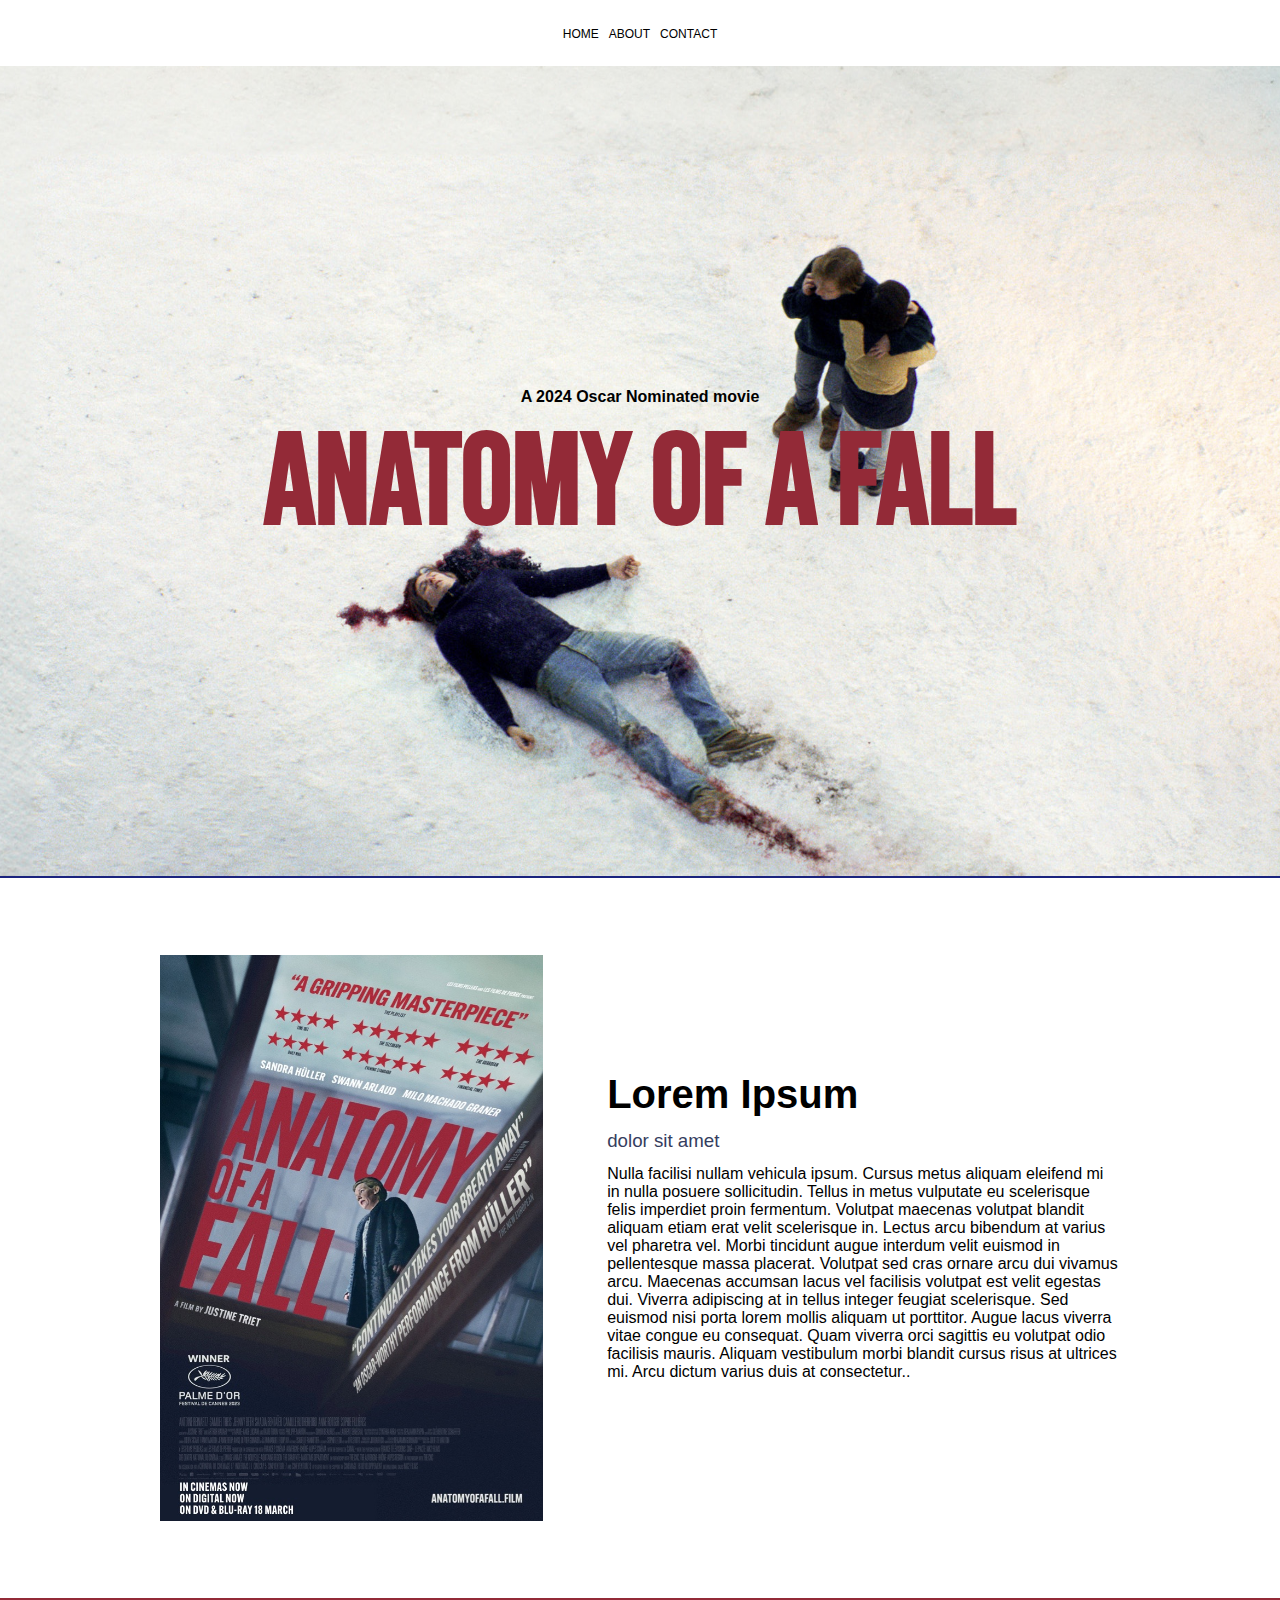
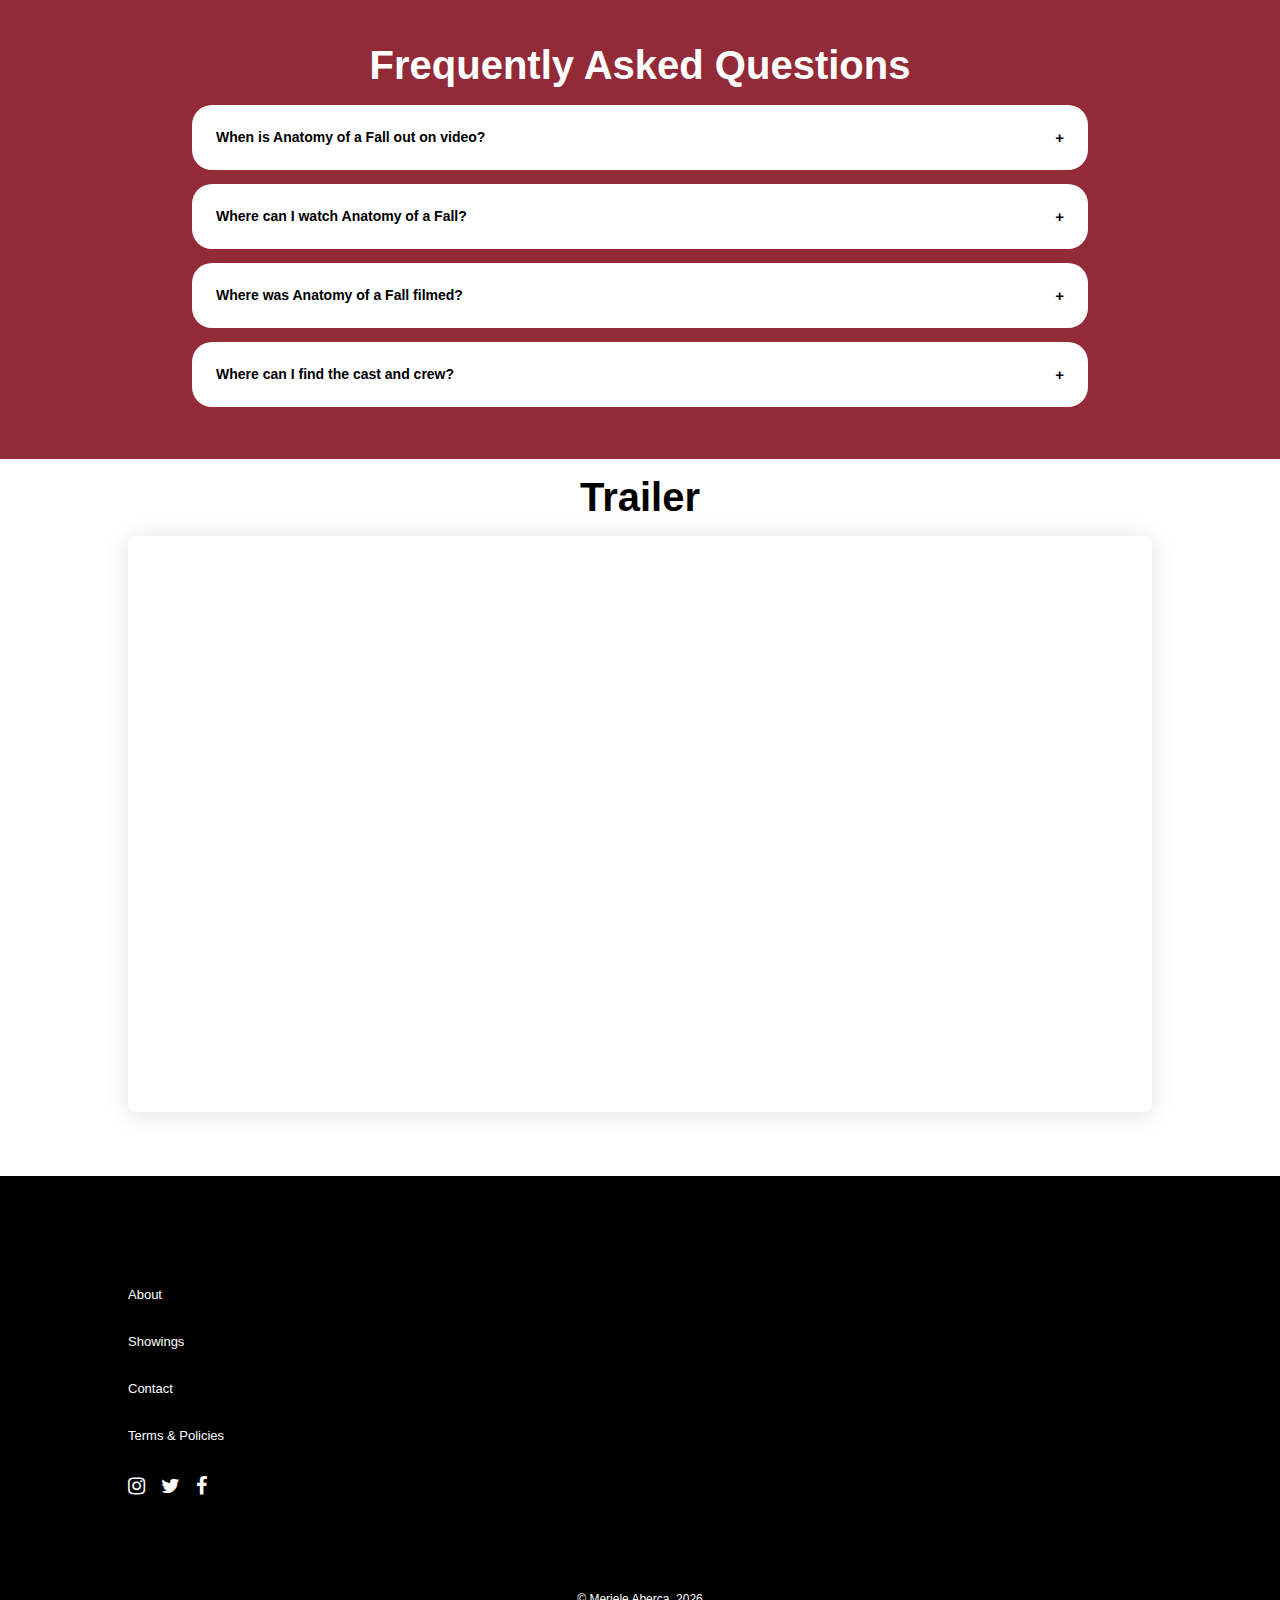
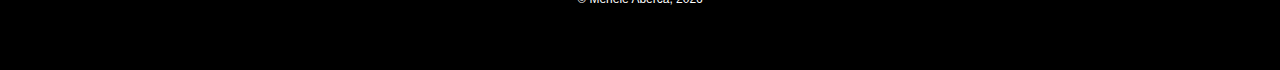
<file: index.html>
<!DOCTYPE html>
<html lang="en">
    <head>
        <meta charset="UTF-8">
        <meta name="viewport" content="width=device-width, initial-scale=1.0">
        <meta name="description" content="meriele's portfolio assignment">
        <link rel="stylesheet" type="text/css" href="./styles/global.css">
        <link rel="stylesheet" type="text/css" href="./styles/styling.css">
        <link rel="stylesheet" type="text/css" href="./styles/fonts.css">
        <link rel="stylesheet" type="text/css" href="./styles/responsive.css">
        <script async src="./js/java.js"></script>
        <link rel="preconnect" href="https://fonts.googleapis.com">
        <link rel="preconnect" href="https://fonts.gstatic.com" crossorigin>
        <link href="https://fonts.googleapis.com/css2?family=Bebas+Neue&family=Roboto:wght@400;700;900&display=swap" rel="stylesheet">
        <link rel="stylesheet" href="https://cdnjs.cloudflare.com/ajax/libs/font-awesome/4.7.0/css/font-awesome.min.css">
        <title>anatomy of a fall</title>
    </head>
    <body>
        <header id="header">

            <div>
                <nav>
                  <a href="./index.html">home</a>
                  <a href="./about.html">about</a>
                  <a href="./contact.html">Contact</a>
                </nav>
            </div>
        </header>
        <!-- hero section -->
        <section class="hero-box">
            <div class="hero-banner">
                <img src="./assets/anatomy of a fall hero copy.jpg" alt="a man laying on the ground with two people standing over him.">
            </div>
            <div class="hero-txt">
                <p class="herop">A 2024 Oscar Nominated movie</p>
                <h1>ANATOMY OF A FALL</h1>
            </div>
        </section>
        <!-- content section -->
        <section class="content-box">
            <img class="contentimg" src="./assets/anatomy-of-a-fall.jpg" alt="person working on their computer and writing on a notebook.">
            <div class="content-txt">
                <h2>Lorem Ipsum</h2>
                <h3>dolor sit amet</h3>
                <p>Nulla facilisi nullam vehicula ipsum. Cursus metus aliquam eleifend mi in nulla posuere sollicitudin. Tellus in metus vulputate eu scelerisque felis imperdiet proin fermentum. Volutpat maecenas volutpat blandit aliquam etiam erat velit scelerisque in. Lectus arcu bibendum at varius vel pharetra vel. Morbi tincidunt augue interdum velit euismod in pellentesque massa placerat.
                  Volutpat sed cras ornare arcu dui vivamus arcu. Maecenas accumsan lacus vel facilisis volutpat est velit egestas dui. Viverra adipiscing at in tellus integer feugiat scelerisque. Sed euismod nisi porta lorem mollis aliquam ut porttitor. Augue lacus viverra vitae congue eu consequat. Quam viverra orci sagittis eu volutpat odio facilisis mauris. Aliquam vestibulum morbi blandit cursus risus at ultrices mi. Arcu dictum varius duis at consectetur..</p>
            </div>
        </section>
        <!-- accordion section -->
        <section class="accordion-container">
            <h2>Frequently Asked Questions</h2>
            <button class="accordion">When is Anatomy of a Fall out on video?</button>
            <div class="panel">
                <p>Volutpat sed cras ornare arcu dui vivamus arcu. Maecenas accumsan lacus vel facilisis volutpat est velit egestas dui.</p>
            </div>
            <button class="accordion">Where can I watch Anatomy of a Fall?</button>
            <div class="panel">
              <p>Aliquam vestibulum morbi blandit cursus risus at ultrices mi.</p>
            </div>
            <button class="accordion">Where was Anatomy of a Fall filmed?</button>
            <div class="panel">
              <p>Sed in metus vulputate eu scelerisque felis imperdiet proin fermentum.</p>
            </div>
            <button class="accordion">Where can I find the cast and crew?</button>
            <div class="panel">
              <p>Ut faucibus pulvinar elementum integer. At elementum eu facilisis sed. Proin fermentum leo vel orci porta non pulvinar neque. Augue lacus viverra vitae congue eu consequat. Senectus et netus et malesuada fames ac turpis egestas maecenas.</p>
          </section>
        <!-- card section -->
        <section id="card-box">
            <h2>Trailer</h2>
            <ul class="card-container">
                <li class="card">
                  <iframe width="560" height="600" src="https://www.youtube.com/embed/fTrsp5BMloA?si=tlR-1LGDE4has2ZZ" title="YouTube video player" frameborder="0" allow="accelerometer; clipboard-write; encrypted-media; gyroscope; picture-in-picture; web-share" referrerpolicy="strict-origin-when-cross-origin" allowfullscreen></iframe>
                </li>
              </ul>
        </section>
        <!-- footer section -->
        <section class="footer-box">
            <div class="footer">
                <div class="links">
                    <a href="/">About</a>
                    <a href="/">Showings</a>
                    <a href="/">Contact</a>
                    <a href="/">Terms & Policies</a>
                    <div class="icons"><a href="https://www.instagram.com/picentfilms/"><i class="fa fa-instagram"></i></a> <a href="https://twitter.com/PicEntFilms"><i class="fa fa-twitter"></i> <a href="https://www.facebook.com/AnatomyOfAFallFilm"><i class="fa fa-facebook"></i></a></a></div>
                </div>
                <div class="map"><iframe src="https://www.google.com/maps/embed?pb=!1m18!1m12!1m3!1d40118.46615160017!2d-114.16475735136717!3d51.06408940000001!2m3!1f0!2f0!3f0!3m2!1i1024!2i768!4f13.1!3m3!1m2!1s0x53716f9268a69e81%3A0xb1db5e68bd61e28!2sSouthern%20Alberta%20Institute%20of%20Technology!5e0!3m2!1sen!2sca!4v1710958911814!5m2!1sen!2sca" width="600" height="450" style="border:0;" allowfullscreen="" loading="lazy" referrerpolicy="no-referrer-when-downgrade"></iframe></div>
            </div>
            <div id="footyr">
                &copy; Meriele Aberca, <span id="yr"></span>
            </div>
        </section>
    </body>
</html>
</file>
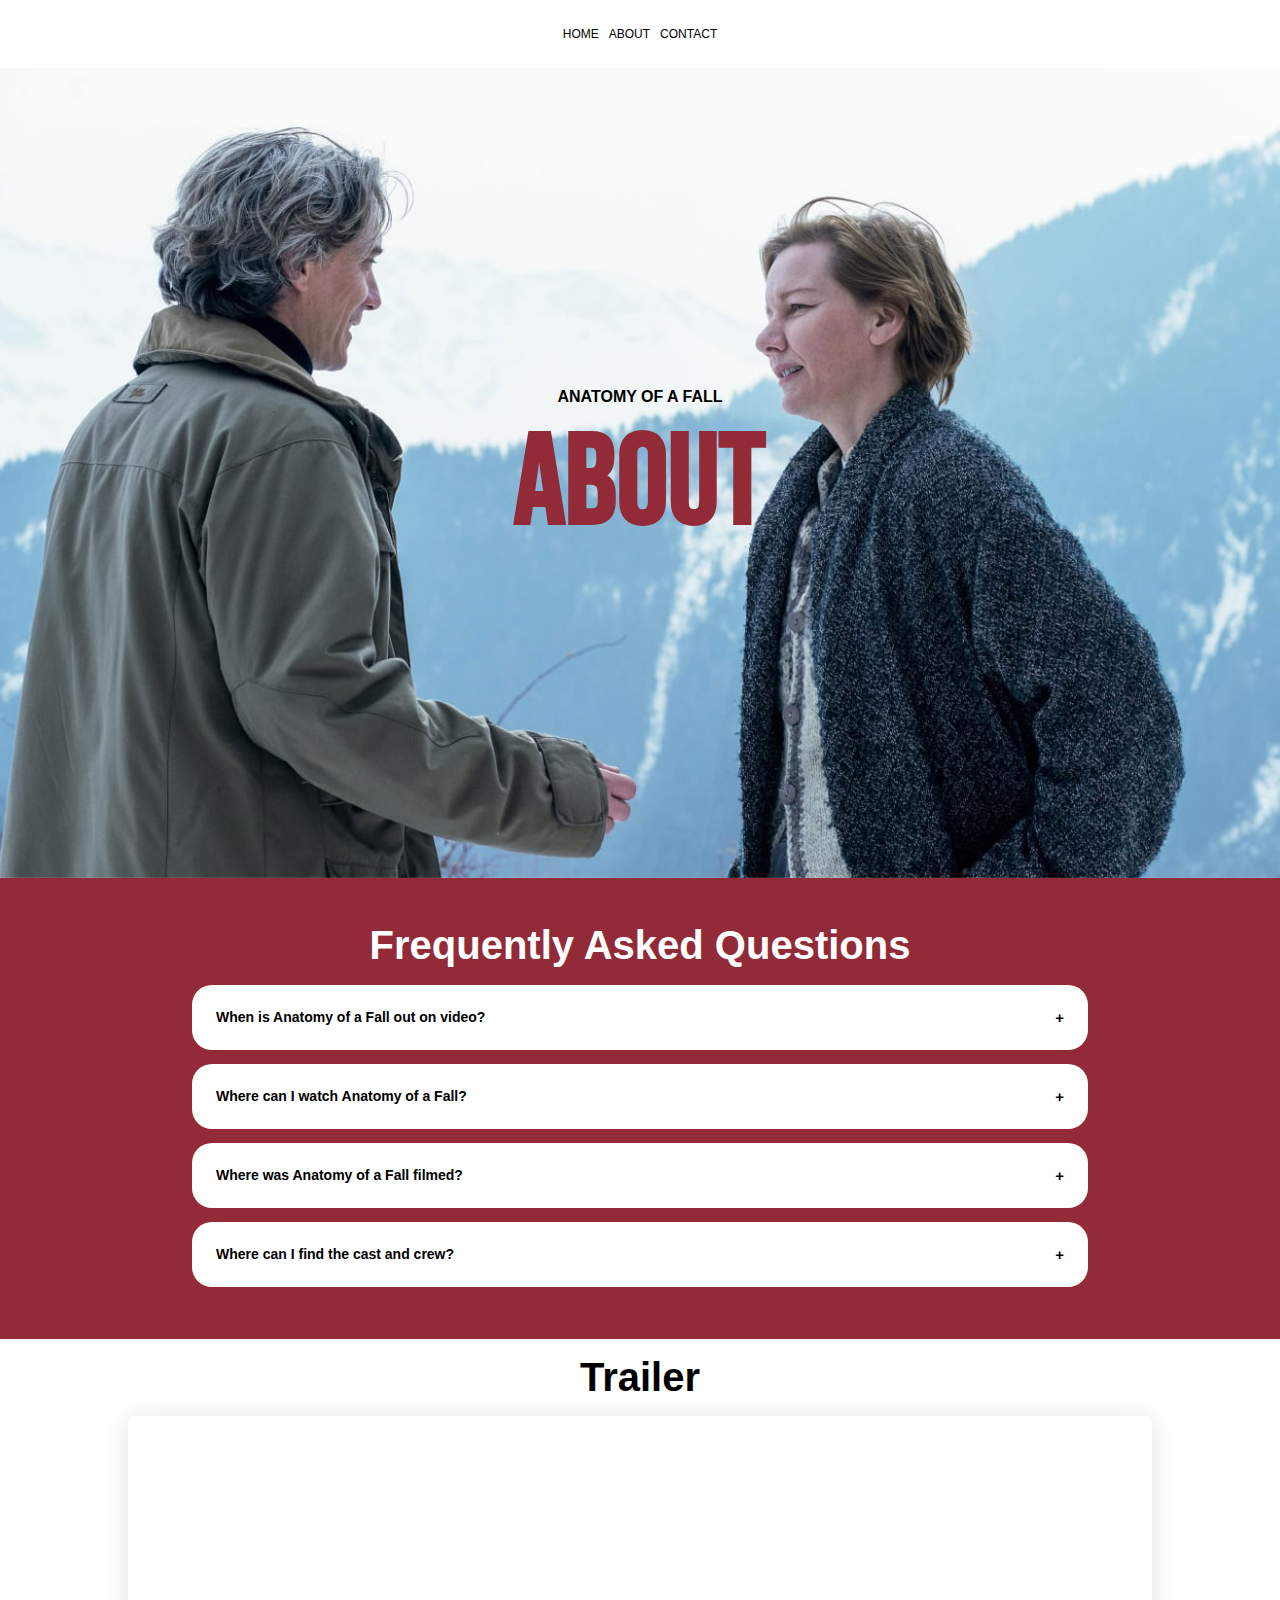
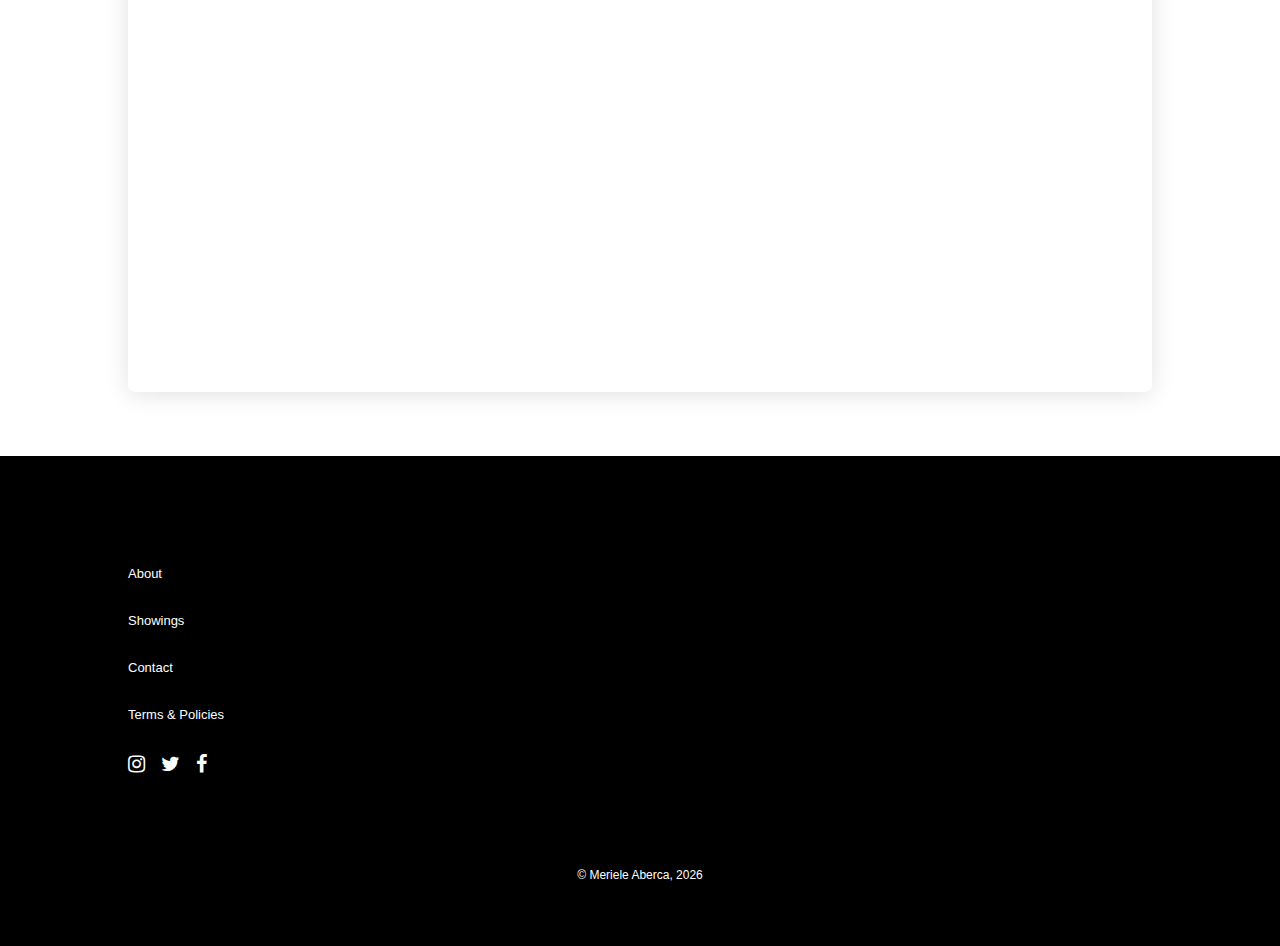
<file: about.html>
<html lang="en">
    <head>
        <meta charset="UTF-8">
        <meta name="viewport" content="width=device-width, initial-scale=1.0">
        <meta name="description" content="meriele's portfolio assignment">
        <link rel="stylesheet" type="text/css" href="./styles/global.css">
        <link rel="stylesheet" type="text/css" href="./styles/styling.css">
        <link rel="stylesheet" type="text/css" href="./styles/fonts.css">
        <link rel="stylesheet" type="text/css" href="./styles/responsive.css">
        <script async src="./js/java.js"></script>
        <link rel="preconnect" href="https://fonts.googleapis.com">
        <link rel="preconnect" href="https://fonts.gstatic.com" crossorigin>
        <link href="https://fonts.googleapis.com/css2?family=Bebas+Neue&family=Roboto:wght@400;700;900&display=swap" rel="stylesheet">
        <link rel="stylesheet" href="https://cdnjs.cloudflare.com/ajax/libs/font-awesome/4.7.0/css/font-awesome.min.css">
        <title>about</title>
    </head>
    <body>
        <header id="header">

            <div>
                <nav>
                    <a href="./index.html">home</a>
                    <a href="./about.html">about</a>
                    <a href="./contact.html">Contact</a>
                </nav>
            </div>
        </header>
        <!-- hero section -->
        <section class="hero-box">
            <div class="hero-banner">
                <img src="./assets/aboutherobanner.jpeg" alt="a man and a woman facing each other talking.">
            </div>
            <div class="hero-txt">
                <p class="herop">ANATOMY OF A FALL</p>
                <h1>ABOUT</h1>
            </div>
        </section>
        <!-- accordion section -->
        <section class="accordion-container">
            <h2>Frequently Asked Questions</h2>
            <button class="accordion">When is Anatomy of a Fall out on video?</button>
            <div class="panel">
                <p>Volutpat sed cras ornare arcu dui vivamus arcu. Maecenas accumsan lacus vel facilisis volutpat est velit egestas dui.</p>
            </div>
            <button class="accordion">Where can I watch Anatomy of a Fall?</button>
            <div class="panel">
              <p>Aliquam vestibulum morbi blandit cursus risus at ultrices mi.</p>
            </div>
            <button class="accordion">Where was Anatomy of a Fall filmed?</button>
            <div class="panel">
              <p>Sed in metus vulputate eu scelerisque felis imperdiet proin fermentum.</p>
            </div>
            <button class="accordion">Where can I find the cast and crew?</button>
            <div class="panel">
              <p>Ut faucibus pulvinar elementum integer. At elementum eu facilisis sed. Proin fermentum leo vel orci porta non pulvinar neque. Augue lacus viverra vitae congue eu consequat. Senectus et netus et malesuada fames ac turpis egestas maecenas.</p>
          </section>
        <!-- card section -->
        <section id="card-box">
            <h2>Trailer</h2>
            <ul class="card-container">
                <li class="card">
                  <iframe width="560" height="600" src="https://www.youtube.com/embed/fTrsp5BMloA?si=tlR-1LGDE4has2ZZ" title="YouTube video player" frameborder="0" allow="accelerometer; clipboard-write; encrypted-media; gyroscope; picture-in-picture; web-share" referrerpolicy="strict-origin-when-cross-origin" allowfullscreen></iframe>
                </li>
              </ul>
        </section>
        <!-- footer section -->
        <section class="footer-box">
            <div class="footer">
                <div class="links">
                    <a href="/">About</a>
                    <a href="/">Showings</a>
                    <a href="/">Contact</a>
                    <a href="/">Terms & Policies</a>
                    <div class="icons"><a href="https://www.instagram.com/picentfilms/"><i class="fa fa-instagram"></i></a> <a href="https://twitter.com/PicEntFilms"><i class="fa fa-twitter"></i> <a href="https://www.facebook.com/AnatomyOfAFallFilm"><i class="fa fa-facebook"></i></a></a></div>
                </div>
                <div class="map"><iframe src="https://www.google.com/maps/embed?pb=!1m18!1m12!1m3!1d40118.46615160017!2d-114.16475735136717!3d51.06408940000001!2m3!1f0!2f0!3f0!3m2!1i1024!2i768!4f13.1!3m3!1m2!1s0x53716f9268a69e81%3A0xb1db5e68bd61e28!2sSouthern%20Alberta%20Institute%20of%20Technology!5e0!3m2!1sen!2sca!4v1710958911814!5m2!1sen!2sca" width="600" height="450" style="border:0;" allowfullscreen="" loading="lazy" referrerpolicy="no-referrer-when-downgrade"></iframe></div>
            </div>
            <div id="footyr">
                &copy; Meriele Aberca, <span id="yr"></span>
            </div>
        </section>
    </body>
</html>
</file>
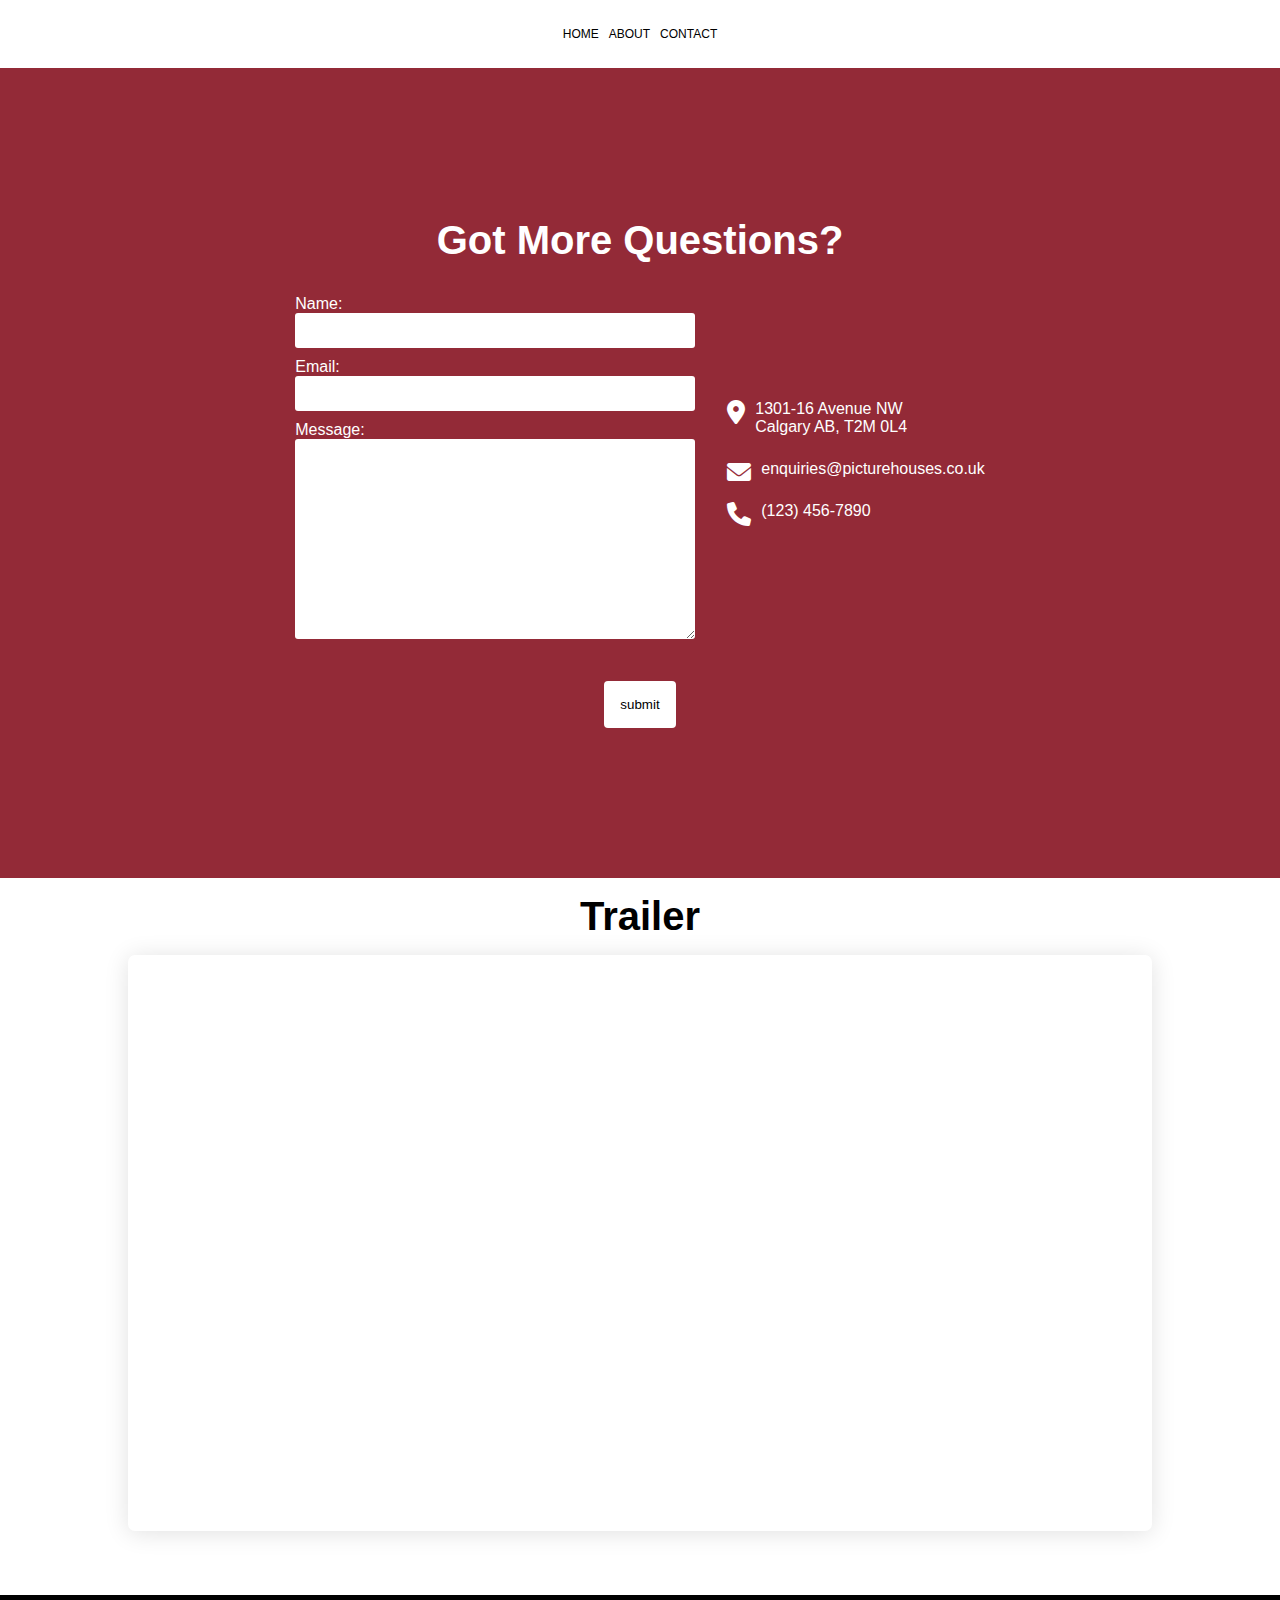
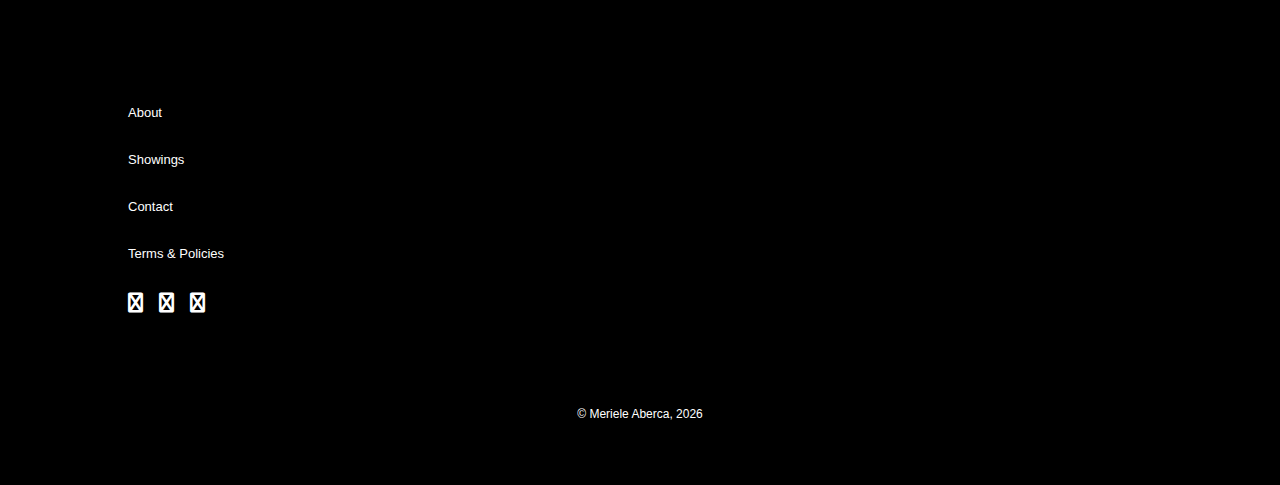
<file: contact.html>
<html lang="en">
    <head>
        <meta charset="UTF-8">
        <meta name="viewport" content="width=device-width, initial-scale=1.0">
        <meta name="description" content="anatomy of a fall">
        <link rel="stylesheet" type="text/css" href="./styles/global.css">
        <link rel="stylesheet" type="text/css" href="./styles/styling.css">
        <link rel="stylesheet" type="text/css" href="./styles/fonts.css">
        <link rel="stylesheet" type="text/css" href="./styles/responsive.css">
        <script async src="./js/java.js"></script>
        <link rel="preconnect" href="https://fonts.googleapis.com">
        <link rel="preconnect" href="https://fonts.gstatic.com" crossorigin>
        <link href="https://fonts.googleapis.com/css2?family=Bebas+Neue&family=Roboto:wght@400;700;900&display=swap" rel="stylesheet">
        <link rel="stylesheet" href="https://cdnjs.cloudflare.com/ajax/libs/font-awesome/4.7.0/css/font-awesome.min.css">
        <link rel="stylesheet" href="https://cdnjs.cloudflare.com/ajax/libs/font-awesome/6.0.0-beta3/css/all.min.css">
        <title>contact</title>
    </head>
    <body>
        <header id="header">
            <div>
                <nav>
                    <a href="./index.html">home</a>
                    <a href="./about.html">about</a>
                    <a href="./contact.html">Contact</a>
                </nav>
            </div>
        </header>
        <section class="contact-box">
            <h2>Got More Questions?</h2>
            <div class="formbox">
                <form class="forms">
                    <label for="name">Name:</label><br>
                    <input type="text" id="name" name="name"><br>
                    <label for="email">Email:</label><br>
                    <input type="text" id="email" name="email"><br>
                    <label for="msg">Message:</label><br>
                    <textarea id="msg" name="msg" rows="6"></textarea><br>
                </form>
                <div class="info">
                    <div class="infoitem">
                        <i class="fa-solid fa-location-dot"></i>
                        <p>1301-16 Avenue NW<br>Calgary AB, T2M 0L4</p>
                    </div>
                    <div class="infoitem">
                        <i class="fa-solid fa-envelope"></i>
                        <p>enquiries@picturehouses.co.uk</p>
                    </div>
                    <div class="infoitem">
                        <i class="fa-solid fa-phone"></i>
                        <p>(123) 456-7890</p>
                    </div>
                </div>
            </div>
            <button id="myButton">submit</button>
        </section>

        <!-- card section -->
        <section id="card-box">
            <h2>Trailer</h2>
            <ul class="card-container">
                <li class="card">
                  <iframe width="560" height="600" src="https://www.youtube.com/embed/fTrsp5BMloA?si=tlR-1LGDE4has2ZZ" title="YouTube video player" frameborder="0" allow="accelerometer; clipboard-write; encrypted-media; gyroscope; picture-in-picture; web-share" referrerpolicy="strict-origin-when-cross-origin" allowfullscreen></iframe>
                </li>
              </ul>
        </section>
        <!-- footer section -->
        <section class="footer-box">
            <div class="footer">
                <div class="links">
                    <a href="/">About</a>
                    <a href="/">Showings</a>
                    <a href="/">Contact</a>
                    <a href="/">Terms & Policies</a>
                    <div class="icons"><a href="https://www.instagram.com/picentfilms/"><i class="fa fa-instagram"></i></a> <a href="https://twitter.com/PicEntFilms"><i class="fa fa-twitter"></i> <a href="https://www.facebook.com/AnatomyOfAFallFilm"><i class="fa fa-facebook"></i></a></a></div>
                </div>
                <div class="map"><iframe src="https://www.google.com/maps/embed?pb=!1m18!1m12!1m3!1d40118.46615160017!2d-114.16475735136717!3d51.06408940000001!2m3!1f0!2f0!3f0!3m2!1i1024!2i768!4f13.1!3m3!1m2!1s0x53716f9268a69e81%3A0xb1db5e68bd61e28!2sSouthern%20Alberta%20Institute%20of%20Technology!5e0!3m2!1sen!2sca!4v1710958911814!5m2!1sen!2sca" width="600" height="450" style="border:0;" allowfullscreen="" loading="lazy" referrerpolicy="no-referrer-when-downgrade"></iframe></div>
            </div>
            <div id="footyr">
                &copy; Meriele Aberca, <span id="yr"></span>
            </div>
        </section>
    </body>
</html>
</file>
<file: styles/global.css>
* {
    margin: 0 ;
    padding: 0;
    box-sizing: border-box;
}

a {
    text-decoration: none;
    color: #000;
}

a:hover {
    color: #932a37;
    transition: 0.5s;
}
</file>
<file: styles/styling.css>
#header {
    display: flex;
    justify-content: space-around;
    align-items: center;
}

nav {
    background-color: #fff;
    font-size: 12px;
    display: flex;
    align-items: center;
    height: 20%;
    padding: 1.7rem 0;
    gap: 10px;
    text-transform: uppercase;
}

/* hero section */

.hero-box {
    display: flex;
    flex-direction: column;
    justify-content: center;
    align-items: center;
    background-color: #1a237e;
    height: 90vh;
}

.hero-banner img {
    width: 100%;
    height: 90vh;
    object-fit: cover;
}

.hero-txt {
    width: 70vw;
    display: flex;
    flex-direction: column;
    align-items: center;
    text-align: center;
    position: absolute;
}

.herop {
    width: 50vw;
    color: #000000;
    padding: 2px;
    font-weight: 600;
}

/* content section */

.content-box {
    display: flex;
    padding: 5vh 10vw;
}

.contentimg {
    height: 70vh;
    object-fit: cover ;
    padding: 2rem;
}

.content-txt {
    display: flex;
    flex-direction: column;
    justify-content: center;
    padding: 2rem;
}

/* accordion */

.accordion-container {
    background-color: #932a37;
    display: flex;
    flex-direction: column;
    gap: 7px;
    text-align: center;
    padding: 5vh 15vw;
    h2 {
        margin-bottom: 10px;
        color: #fff;
    }
}

.accordion {
    background-color: #fff;
    color: #000;
    text-align: left;
    font-size: 14px;
    font-weight: 600;
    padding: 1.5rem;
    width: 100%;
    border: none;
    border-radius: 20px;
    transition: 0.4s;
}
 
.active, .accordion:hover {
    background-color: #353d5e;
    color: rgb(255, 255, 255);
    border: none;
}

.accordion:after {
    font-size: 15px;
    content: '\002B';
    color: #000;
    float: right;
}

.active:after {
    content: '\002D';
    color: black;
}
  
.panel {
    background-color: #fff;
    max-height: 0;
    border-radius: 20px;
    overflow: hidden;
    transition: max-height 0.2s ease-out;
    p{
        padding: 1.5rem;
        text-align: left;
    }
}

/* card section */
ul {
    list-style: none;
}

#card-box h2 {
    text-align: center;
    padding: 1rem;
}

.card-container {
    display: flex;
    flex-wrap: wrap;
    justify-content: space-around;
    list-style-type: none;
    gap: 15px;
    padding: 0 10% 5% 10%;
}

.card {
    background-color: #fff;
    border-radius: 7px;
    box-shadow: 0rem 0.125rem 1.5rem rgb(0 0 0 / 12%);
    width: 100%;
    position: relative;
    padding-bottom: 56.25%; /* 16:9 aspect ratio (9 / 16 * 100) */
    height: 0;
    overflow: hidden;
}

.card img {
    height: auto;
    width: 100%;
}

.card-container img {
    border-bottom: 3px solid #FFCC33;
    border-radius: 7px 7px 0 0;
    height: auto;
    width: 100%;
}

.card iframe {
    position: absolute;
    top: 0;
    left: 0;
    width: 100%;
    height: 100%;
}

.card-content {
    padding: 1rem;
}

/* contact section*/
.contact-box {
    display: flex;
    flex-direction: column;
    justify-content: center;
    align-items: center;
    height: 90vh;
    background-color: #932a37;
    color: #fff;
    gap: 2rem;
}

.formbox {
    display: flex;
    align-items: center;
    justify-content: center;
    gap: 2rem;
    width: 100%;
    max-width: 80vw;
}

.forms {
    width: 100%;
    max-width: 400px;
}

.forms input[type="text"],
.formbox textarea {
    width: 100%;
    padding: 10px;
    margin-bottom: 10px;
    border: none;
    border-radius: 3px;
}

.formbox textarea {
    height: 200px; /* Adjust the height as needed */
}

.info {
    display: flex;
    flex-direction: column;
    align-items: start;

}

.infoicon {
    font-size: 2rem;
    display: flex;
    align-items: center;
}

.infoitem {
    display: flex;
    align-items: stretch;
    justify-content: center;
}

.infoitem i {
    font-size: 1.5rem;
    margin-right: 10px;
}

.infoitem p {
    margin: 0;
}

#mybutton {
    padding: 1rem;
    background-color: #fff;
    border: none ;
    border-radius: 4px;
}

/* footer section */

.footer-box {
    display: flex;
    justify-content: space-around;
    align-items: center;
    flex-direction: column;
    background-color: #000000;
    width: 100%;
    padding: 5% 10%;
}

.footer-box a {
    color: #fff;
}

.footer-box a:hover {
    color: #932a37;
    transition: 0.5s;
}

.footer {
    display: flex;
    justify-content: center;
    align-items: center;
    gap: 10%;
    width: 100%;
}

.links {
    font-size: 13px;
    display: flex;
    flex-direction: column;
    gap: 2rem;
    width: 100%;
}

.icons {
    display: flex;
    gap: 1rem;
    font-size: 20px;
}

.map {
    position: relative;
    overflow: hidden;
    width: 100%;
}

.map iframe {
    width: 100%;
    height: 300px; /* Adjust the height as needed */
}

#footyr {
    margin-top: auto;
    padding-top: 3rem;
    color: #fff;
    font-size: 12px;
}

#footyr:hover {
    color: #932a37;
    transition: 0.5s;
    cursor: default;
}
</file>
<file: styles/fonts.css>
body {
    font-family: 'Helvetica Neue', sans-serif;
    font-weight: 300;
}

h1 {
    font-family: 'Bebas Neue', 'Helvetica Neue', sans-serif;
    font-size: 8rem;
    color: #932a37;
    font-weight: 900;
}

h2 {
    font-family: 'DM Serif Display', sans-serif;
    font-size: 40px;
    font-weight: 600;
}

h3 {
    color: #353d5e;
    line-height: 3rem;
    font-weight: 500;
}
p {
    padding-bottom: 1.5rem;
}
</file>
<file: styles/responsive.css>
@media screen and (min-width: 1200px) {
    
}

/* tablet */

@media screen and (min-width: 768px) and (max-width: 1199px) {
    h3 {
        line-height: 1.5rem;
        padding: 0.5rem 0;
    }
    
}

/* mobile */

@media screen and (max-width: 768px) {

    h1 {
        font-size: 5rem;
    }
    h3 {
        line-height: 1.5rem;
        padding: 0.5rem 0;
    }
    .content-box {
        display: flex;
        flex-direction: column;
    }
    .contentimg {
        width: 100%;
        height: 100%;
    }
    
}

@media screen and (max-width:450px) {
    .content-box {
        display: flex;
        flex-direction: column;
    }
    .contentimg {
        width: 100%;
        height: 100%;
    }
    .formbox {
        flex-direction: column;
    }
}
</file>
